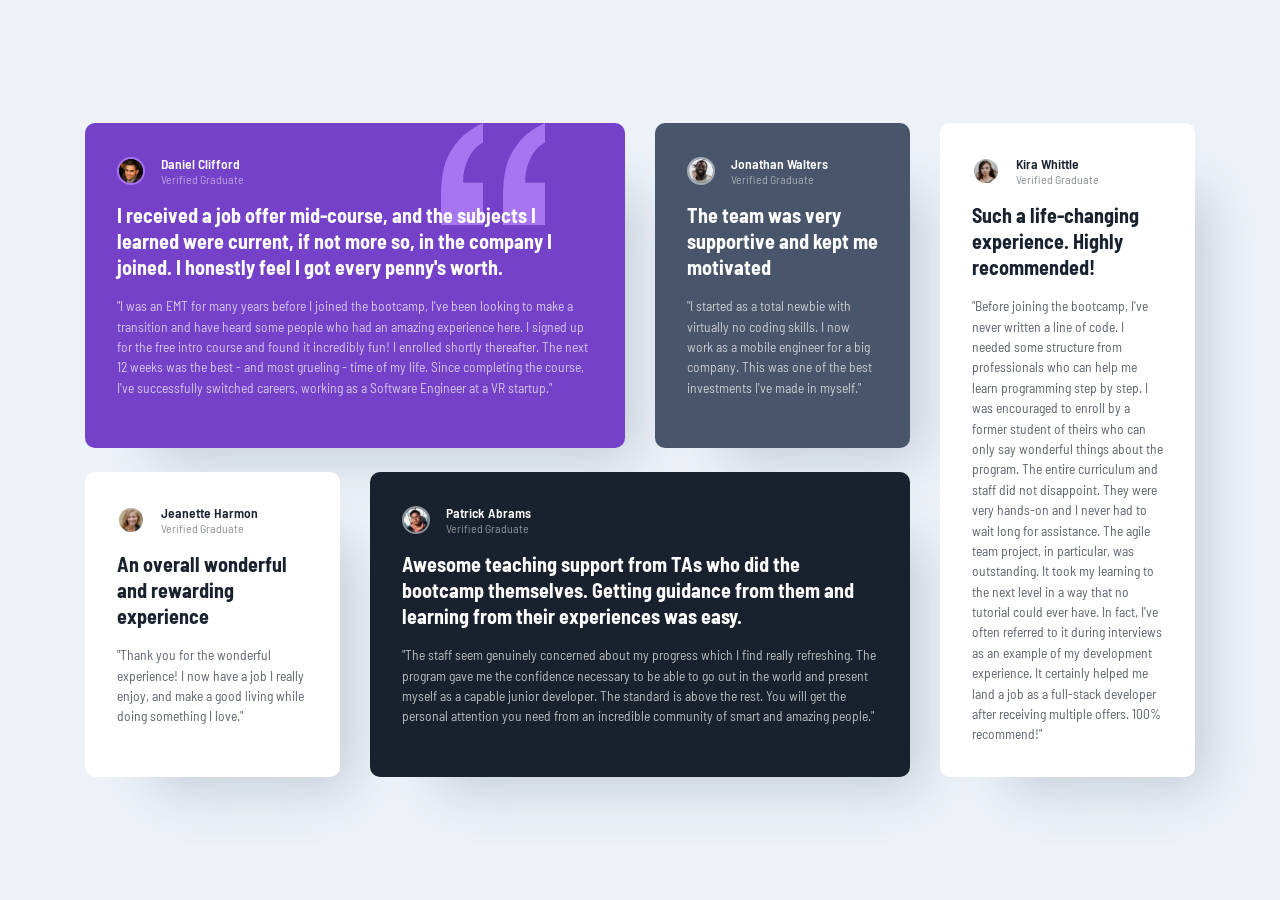
<file: index.html>
<!DOCTYPE html>
<html lang="en">
<head>
  <meta charset="UTF-8">
  <meta name="viewport" content="width=device-width, initial-scale=1.0">
  <title>Testimonials Grid Section</title>
  <link rel="stylesheet" href="testimonial.css">
  <link rel="preconnect" href="https://fonts.googleapis.com">
  <link rel="preconnect" href="https://fonts.gstatic.com" crossorigin>
  <link href="https://fonts.googleapis.com/css2?family=Barlow+Semi+Condensed:wght@500;600&display=swap" rel="stylesheet">
</head>
<body>

  <main class="testimonials-grid">
    <article class="card card-1">
      <div class="card-header">
        <img src="image-daniel.jpg" alt="Daniel Clifford">
        <div>
          <h2>Daniel Clifford</h2>
          <p class="verified">Verified Graduate</p>
        </div>
      </div>
      <h3>I received a job offer mid-course, and the subjects I learned were current, if not more so, in the company I joined. I honestly feel I got every penny's worth.</h3>
      <p class="testimonial-text">"I was an EMT for many years before I joined the bootcamp, I've been looking to make a transition and have heard some people who had an amazing experience here. I signed up for the free intro course and found it incredibly fun! I enrolled shortly thereafter. The next 12 weeks was the best - and most grueling - time of my life. Since completing the course, I've successfully switched careers, working as a Software Engineer at a VR startup."</p>
    </article>
    <article class="card card-2">
      <div class="card-header">
        <img src="image-jonathan.jpg" alt="Jonathan Walters">
        <div>
          <h2>Jonathan Walters</h2>
          <p class="verified">Verified Graduate</p>
        </div>
      </div>
      <h3>The team was very supportive and kept me motivated</h3>
      <p class="testimonial-text">"I started as a total newbie with virtually no coding skills. I now work as a mobile engineer for a big company. This was one of the best investments I've made in myself."</p>
    </article>
    <article class="card card-3">
      <div class="card-header">
        <img src="image-jeanette.jpg" alt="Jeanette Harmon">
        <div>
          <h2>Jeanette Harmon</h2>
          <p class="verified">Verified Graduate</p>
        </div>
      </div>
      <h3>An overall wonderful and rewarding experience</h3>
      <p class="testimonial-text">"Thank you for the wonderful experience! I now have a job I really enjoy, and make a good living while doing something I love."</p>
    </article>
    <article class="card card-4">
      <div class="card-header">
        <img src="image-patrick.jpg" alt="Patrick Abrams">
        <div>
          <h2>Patrick Abrams</h2>
          <p class="verified">Verified Graduate</p>
        </div>
      </div>
      <h3>Awesome teaching support from TAs who did the bootcamp themselves. Getting guidance from them and learning from their experiences was easy.</h3>
      <p class="testimonial-text">"The staff seem genuinely concerned about my progress which I find really refreshing. The program gave me the confidence necessary to be able to go out in the world and present myself as a capable junior developer. The standard is above the rest. You will get the personal attention you need from an incredible community of smart and amazing people."</p>
    </article>
    <article class="card card-5">
      <div class="card-header">
        <img src="image-kira.jpg" alt="Kira Whittle">
        <div>
          <h2>Kira Whittle</h2>
          <p class="verified">Verified Graduate</p>
        </div>
      </div>
      <h3>Such a life-changing experience. Highly recommended!</h3>
      <p class="testimonial-text">"Before joining the bootcamp, I've never written a line of code. I needed some structure from professionals who can help me learn programming step by step. I was encouraged to enroll by a former student of theirs who can only say wonderful things about the program. The entire curriculum and staff did not disappoint. They were very hands-on and I never had to wait long for assistance. The agile team project, in particular, was outstanding. It took my learning to the next level in a way that no tutorial could ever have. In fact, I've often referred to it during interviews as an example of my development experience. It certainly helped me land a job as a full-stack developer after receiving multiple offers. 100% recommend!"</p>
    </article>
  </main>

</body>
</html>
</file>
<file: testimonial.css>
:root {
  --purple: hsl(263, 55%, 52%);
  --dark-slate-blue: hsl(217, 19%, 35%);
  --blackish-blue: hsl(219, 29%, 14%);
  --white: hsl(0, 0%, 100%);
  --light-gray: hsl(0, 0%, 81%);
  --light-grayish-blue: hsl(210, 46%, 95%);
}

* {
  margin: 0;
  padding: 0;
  box-sizing: border-box;
}

body {
  font-family: 'Barlow Semi Condensed', sans-serif;
  background-color: var(--light-grayish-blue);
  min-height: 100vh;
  display: flex;
  justify-content: center;
  align-items: center;
  padding: 2rem;
}

.testimonials-grid {
  display: grid;
  grid-template-columns: repeat(4, minmax(0, 1fr));
  grid-template-areas:
    "daniel daniel jonathan kira"
    "jeanette patrick patrick kira";
  gap: 1.5rem 1.875rem;
  max-width: 1110px;
  width: 100%;
}

.card {
  padding: 2rem;
  border-radius: 10px;
  box-shadow: 40px 40px 50px -30px hsla(217, 19%, 35%, 0.25);
}

.card-header {
  display: flex;
  align-items: center;
  gap: 1rem;
  margin-bottom: 1rem;
}

.card-header img {
  width: 28px;
  height: 28px;
  border-radius: 50%;
  border: 2px solid rgba(255, 255, 255, 0.5);
}

.card-header h2 {
  font-size: 0.85rem;
  font-weight: 600;
}

.verified {
  font-size: 0.75rem;
  opacity: 0.5;
}

.card h3 {
  font-size: 1.25rem;
  line-height: 1.3;
  margin-bottom: 1rem;
}

.testimonial-text {
  font-size: 0.85rem;
  line-height: 1.5;
  opacity: 0.7;
}

.card-1 {
  grid-area: daniel;
  background-color: var(--purple);
  color: var(--white);
  background-image: url('./bg-pattern-quotation.svg');
  background-repeat: no-repeat;
  background-position: top 0 right 80px;
}

.card-2 {
  grid-area: jonathan;
  background-color: var(--dark-slate-blue);
  color: var(--white);
}

.card-3 {
  grid-area: jeanette;
  background-color: var(--white);
  color: var(--blackish-blue);
}

.card-4 {
  grid-area: patrick;
  background-color: var(--blackish-blue);
  color: var(--white);
}

.card-5 {
  grid-area: kira;
  background-color: var(--white);
  color: var(--blackish-blue);
}

.card-1 .card-header img {
  border-color: hsl(264, 82%, 70%);
}

/* Medium screens (like a laptop at 150% scaling): same layout,
   a little smaller, and Kira's column slightly wider so her long
   text doesn't stretch the other cards */
@media (min-width: 901px) and (max-width: 1200px) {
  body {
    padding: 1.5rem;
  }

  .testimonials-grid {
    grid-template-columns: 1fr 1fr 1fr 1.2fr;
    gap: 1rem 1.25rem;
  }

  .card {
    padding: 1.5rem;
  }

  .card h3 {
    font-size: 1.05rem;
  }

  .testimonial-text {
    font-size: 0.78rem;
  }
}

@media (max-width: 900px) {
  .testimonials-grid {
    grid-template-columns: 1fr;
    grid-template-areas:
      "daniel"
      "jonathan"
      "jeanette"
      "patrick"
      "kira";
  }
}

@media (max-height: 700px) {
  body {
    align-items: flex-start;
  }
}
</file>
